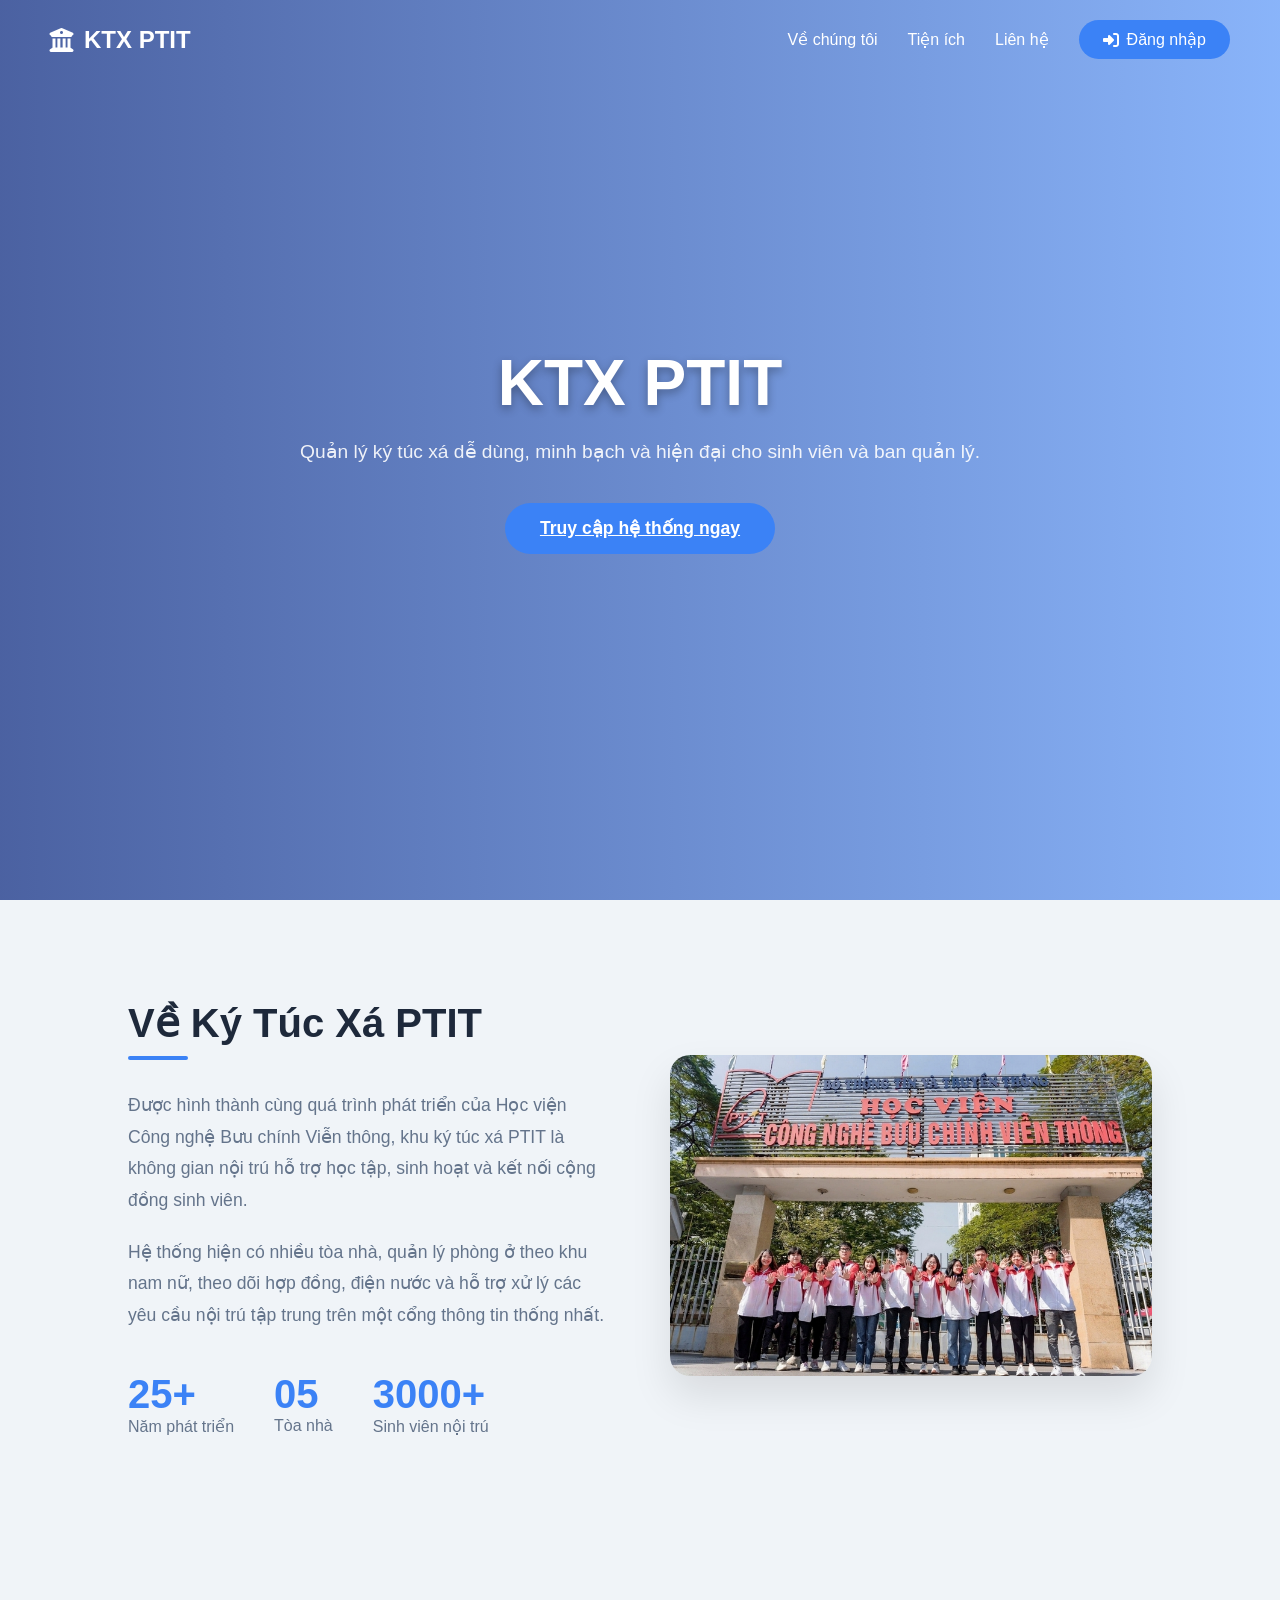
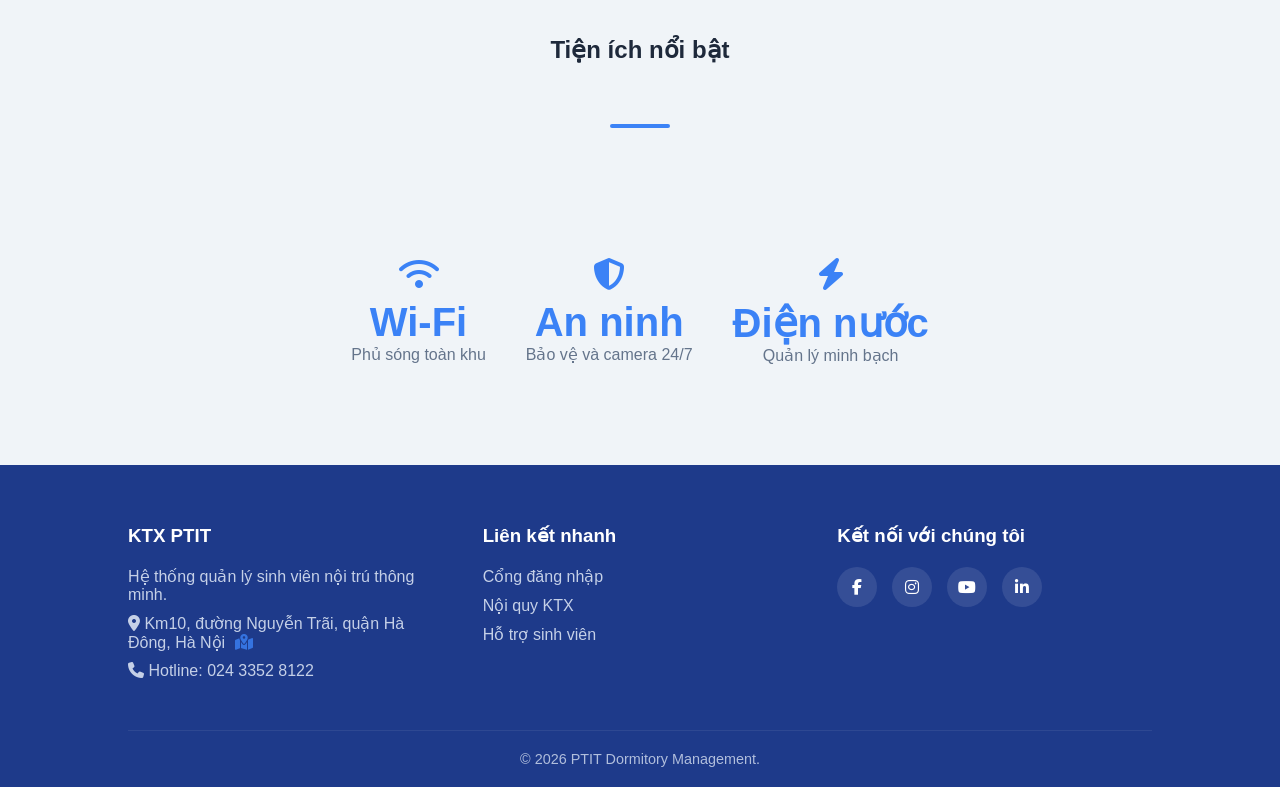
<file: index.html>
<!DOCTYPE html>
<html lang="vi">
<head>
    <meta charset="UTF-8">
    <meta name="viewport" content="width=device-width, initial-scale=1.0">
    <title>KTX PTIT - Trang chủ</title>
    <link rel="stylesheet" href="css/style.css">
    <link rel="stylesheet" href="https://cdnjs.cloudflare.com/ajax/libs/font-awesome/6.4.0/css/all.min.css">
</head>
<body class="landing-page">
    <nav class="landing-navbar">
        <div class="nav-brand">
            <i class="fa-solid fa-building-columns"></i>
            <span>KTX PTIT</span>
        </div>
        <div class="nav-links">
            <a href="#about">Về chúng tôi</a>
            <a href="#features">Tiện ích</a>
            <a href="#contact">Liên hệ</a>
            <a href="login.html" class="btn btn-primary login-btn">
                <i class="fa-solid fa-right-to-bracket"></i> Đăng nhập
            </a>
        </div>
    </nav>

    <section class="hero-section">
        <div class="hero-overlay"></div>
        <div class="hero-content">
            <h1>KTX PTIT</h1>
            <p>Quản lý ký túc xá dễ dùng, minh bạch và hiện đại cho sinh viên và ban quản lý.</p>
            <a href="login.html" class="btn btn-primary hero-btn">Truy cập hệ thống ngay</a>
        </div>
    </section>

    <section id="about" class="info-section">
        <div class="info-container">
            <div class="info-text">
                <h2>Về Ký Túc Xá PTIT</h2>
                <div class="divider"></div>
                <p>Được hình thành cùng quá trình phát triển của Học viện Công nghệ Bưu chính Viễn thông, khu ký túc xá PTIT là không gian nội trú hỗ trợ học tập, sinh hoạt và kết nối cộng đồng sinh viên.</p>
                <p>Hệ thống hiện có nhiều tòa nhà, quản lý phòng ở theo khu nam nữ, theo dõi hợp đồng, điện nước và hỗ trợ xử lý các yêu cầu nội trú tập trung trên một cổng thông tin thống nhất.</p>

                <div class="stats-row">
                    <div class="stat-item">
                        <h3>25+</h3>
                        <span>Năm phát triển</span>
                    </div>
                    <div class="stat-item">
                        <h3>05</h3>
                        <span>Tòa nhà</span>
                    </div>
                    <div class="stat-item">
                        <h3>3000+</h3>
                        <span>Sinh viên nội trú</span>
                    </div>
                </div>
            </div>
            <div class="info-image">
                <img src="images/anh_trg.jpg" alt="KTX PTIT Campus">
            </div>
        </div>
    </section>

    <section id="features" class="info-section">
        <div class="info-container" style="flex-direction: column; text-align: center;">
            <h2>Tiện ích nổi bật</h2>
            <div class="divider" style="margin: 0 auto 30px;"></div>
            <div class="stats-row" style="justify-content: center;">
                <div class="stat-item">
                    <i class="fa-solid fa-wifi" style="font-size: 2rem; color: #3b82f6; margin-bottom: 10px;"></i>
                    <h3>Wi-Fi</h3>
                    <span>Phủ sóng toàn khu</span>
                </div>
                <div class="stat-item">
                    <i class="fa-solid fa-shield-halved" style="font-size: 2rem; color: #3b82f6; margin-bottom: 10px;"></i>
                    <h3>An ninh</h3>
                    <span>Bảo vệ và camera 24/7</span>
                </div>
                <div class="stat-item">
                    <i class="fa-solid fa-bolt" style="font-size: 2rem; color: #3b82f6; margin-bottom: 10px;"></i>
                    <h3>Điện nước</h3>
                    <span>Quản lý minh bạch</span>
                </div>
            </div>
        </div>
    </section>

    <footer id="contact" class="landing-footer">
        <div class="footer-container">
            <div class="footer-col">
                <h3>KTX PTIT</h3>
                <p>Hệ thống quản lý sinh viên nội trú thông minh.</p>
                <p>
                    <i class="fa-solid fa-location-dot"></i>
                    Km10, đường Nguyễn Trãi, quận Hà Đông, Hà Nội
                    <a href="https://maps.app.goo.gl/tV59wyJ5Yoh5hp9i8" target="_blank" style="margin-left: 5px; color: #3b82f6;">
                        <i class="fa-solid fa-map-location-dot"></i>
                    </a>
                </p>
                <p><i class="fa-solid fa-phone"></i> Hotline: 024 3352 8122</p>
            </div>
            <div class="footer-col">
                <h3>Liên kết nhanh</h3>
                <ul>
                    <li><a href="login.html">Cổng đăng nhập</a></li>
                    <li><a href="#">Nội quy KTX</a></li>
                    <li><a href="#">Hỗ trợ sinh viên</a></li>
                </ul>
            </div>
            <div class="footer-col">
                <h3>Kết nối với chúng tôi</h3>
                <div class="footer-social">
                    <a href="https://www.facebook.com/HocvienPTIT?locale=vi_VN" target="_blank"><i class="fa-brands fa-facebook-f"></i></a>
                    <a href="https://www.instagram.com/machnhaaa/" target="_blank"><i class="fa-brands fa-instagram"></i></a>
                    <a href="https://youtube.com" target="_blank"><i class="fa-brands fa-youtube"></i></a>
                    <a href="https://linkedin.com" target="_blank"><i class="fa-brands fa-linkedin-in"></i></a>
                </div>
            </div>
        </div>
        <div class="footer-bottom">
            <p>© 2026 PTIT Dormitory Management.</p>
        </div>
    </footer>

    <script>
        window.addEventListener("scroll", function() {
            const navbar = document.querySelector(".landing-navbar");
            if (window.scrollY > 50) {
                navbar.classList.add("scrolled");
            } else {
                navbar.classList.remove("scrolled");
            }
        });
    </script>
</body>
</html>
</file>
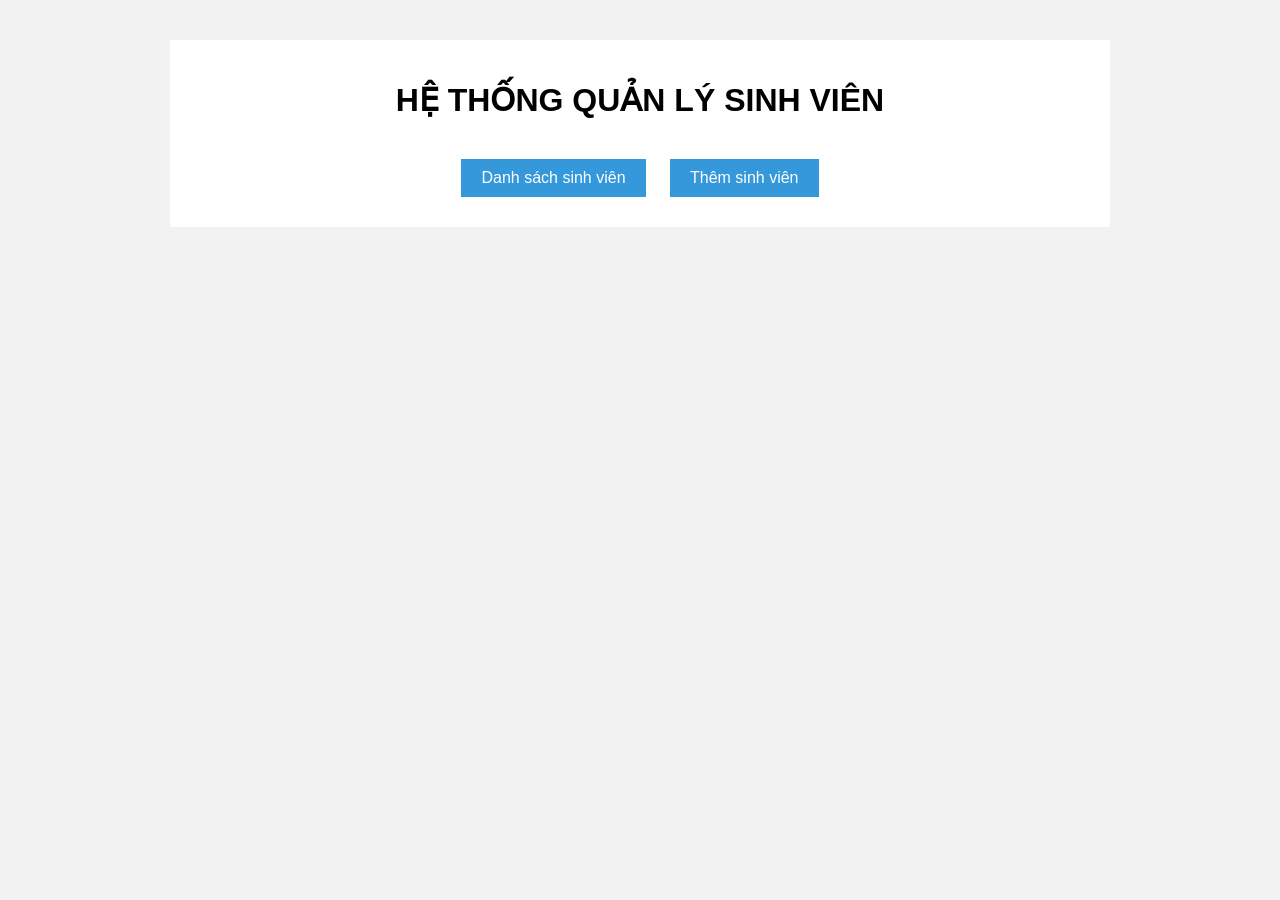
<file: web/index.html>
<!DOCTYPE html>
<html lang="vi">

<head>
<meta charset="UTF-8">
<title>Student Management</title>

<link rel="stylesheet" href="css/style.css">

</head>

<body>

<div class="container">

<h1>HỆ THỐNG QUẢN LÝ SINH VIÊN</h1>

<div class="menu">
<a href="pages/students.html">Danh sách sinh viên</a>
<a href="pages/addStudent.html">Thêm sinh viên</a>
</div>

</div>

<script src="js/script.js"></script>

</body>
</html>
</file>
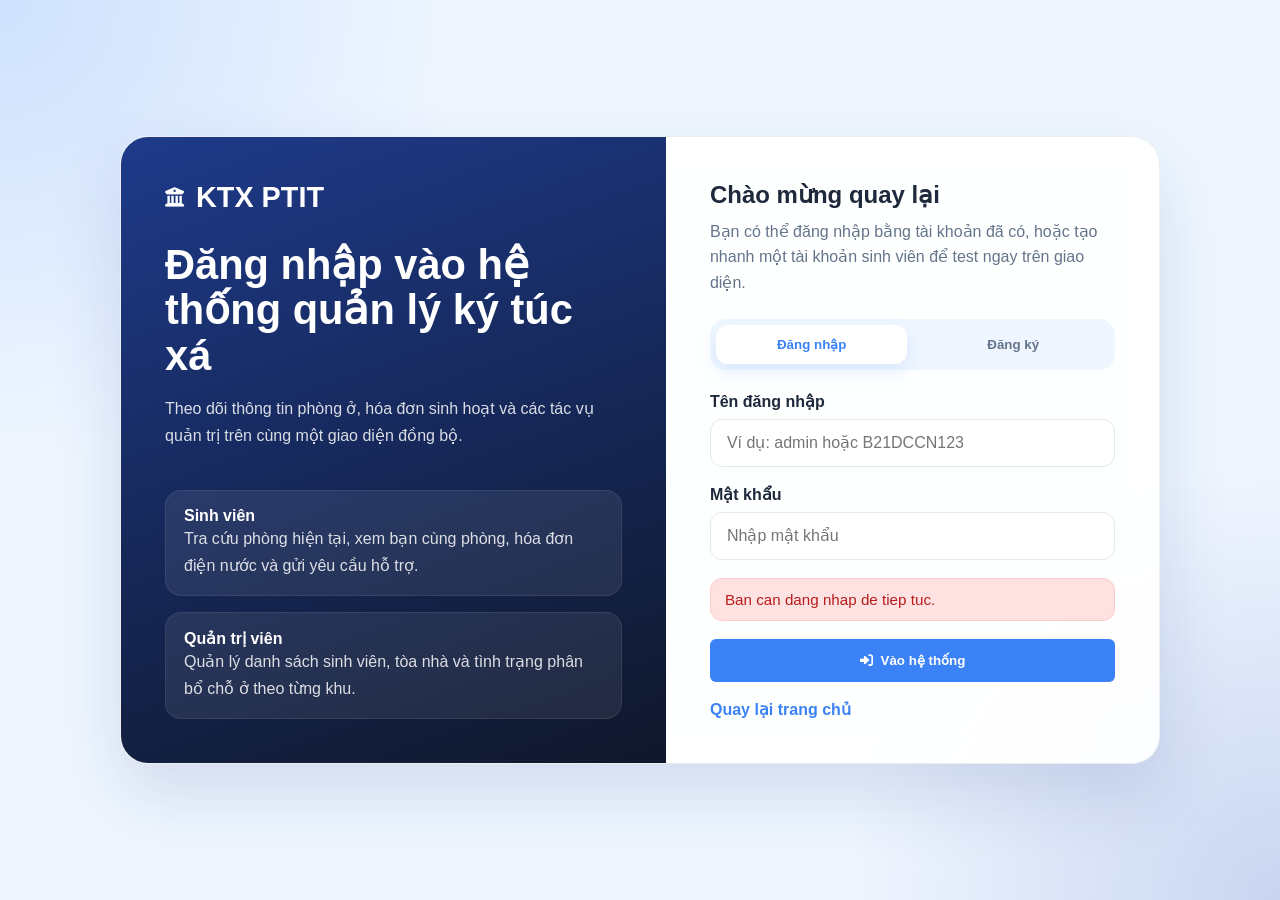
<file: admin.html>
<!DOCTYPE html>
<html lang="vi">
<head>
    <meta charset="UTF-8">
    <meta name="viewport" content="width=device-width, initial-scale=1.0">
    <meta http-equiv="Cache-Control" content="no-store, no-cache, must-revalidate, max-age=0">
    <meta http-equiv="Pragma" content="no-cache">
    <meta http-equiv="Expires" content="0">
    <title>KTX Admin Dashboard</title>
    <link rel="stylesheet" href="css/style.css">
    <link rel="stylesheet" href="https://cdnjs.cloudflare.com/ajax/libs/font-awesome/6.4.0/css/all.min.css">
</head>
<body>
    <div class="app-container">
        <aside class="sidebar">
            <div class="sidebar-brand">
                <i class="fa-solid fa-building-columns"></i>
                <h2>KTX Admin</h2>
            </div>
            <ul class="sidebar-nav">
                <li onclick="showSection('building-section')">
                    <i class="fa-solid fa-hotel"></i>
                    <span>Quản lý tòa nhà</span>
                </li>
                <li class="active" onclick="showSection('list-section')">
                    <i class="fa-solid fa-users"></i>
                    <span>Quản lý sinh viên</span>
                </li>
                <li onclick="showSection('repair-admin-section')">
                    <i class="fa-solid fa-screwdriver-wrench"></i>
                    <span>Yêu cầu sửa chữa</span>
                </li>
            </ul>
            <ul class="sidebar-nav logout-menu">
                <li onclick="logout()">
                    <i class="fa-solid fa-arrow-right-from-bracket"></i>
                    <span>Đăng xuất</span>
                </li>
            </ul>
        </aside>

        <div class="main-wrapper">
            <header class="topbar">
                <div class="topbar-left">
                    <div class="search-box">
                        <i class="fa-solid fa-magnifying-glass"></i>
                        <input type="text" id="search-input" placeholder="Tìm kiếm sinh viên..." onkeyup="searchStudent()">
                    </div>
                </div>
                <div class="topbar-right">
                    <div class="user-profile">
                        <img src="https://ui-avatars.com/api/?name=Admin&background=ebf4ff&color=3b82f6" alt="Admin">
                        <span>Admin</span>
                    </div>
                </div>
            </header>

            <main class="content">
                <div class="dashboard-stats" style="display: flex; gap: 20px; flex-wrap: wrap;">
                    <div class="stat-card">
                        <div class="stat-info">
                            <h3>Tổng sinh viên</h3>
                            <p id="total-students">0</p>
                        </div>
                        <div class="stat-icon"><i class="fa-solid fa-user-graduate"></i></div>
                    </div>
                    <div class="stat-card">
                        <div class="stat-info">
                            <h3>Chờ tiếp nhận</h3>
                            <p id="repair-pending-count">0</p>
                        </div>
                        <div class="stat-icon"><i class="fa-solid fa-inbox"></i></div>
                    </div>
                    <div class="stat-card">
                        <div class="stat-info">
                            <h3>Đang xử lý</h3>
                            <p id="repair-progress-count">0</p>
                        </div>
                        <div class="stat-icon"><i class="fa-solid fa-spinner"></i></div>
                    </div>
                    <div class="stat-card">
                        <div class="stat-info">
                            <h3>Đã hoàn thành</h3>
                            <p id="repair-completed-count">0</p>
                        </div>
                        <div class="stat-icon"><i class="fa-solid fa-circle-check"></i></div>
                    </div>
                </div>

                <div id="building-section" class="content-section" style="display: none;">
                    <div class="section-header">
                        <h2>Danh sách tòa nhà ký túc xá</h2>
                    </div>

                    <div class="zone-container">
                        <h3><i class="fa-solid fa-mars" style="color: #3b82f6;"></i> Khu Nam</h3>
                        <div class="building-grid">
                            <div class="building-card">
                                <img src="images/b1.jpg" alt="Tòa B1">
                                <div class="building-info">
                                    <h4>Tòa B1</h4>
                                    <p><i class="fa-solid fa-layer-group"></i> Số tầng: 4</p>
                                    <p><i class="fa-solid fa-door-open"></i> Số phòng: 20</p>
                                    <button class="btn btn-primary" onclick="manageRooms('B1')">Quản lý phòng</button>
                                </div>
                            </div>
                            <div class="building-card">
                                <img src="images/b2.jpg" alt="Tòa B2">
                                <div class="building-info">
                                    <h4>Tòa B2</h4>
                                    <p><i class="fa-solid fa-layer-group"></i> Số tầng: 5</p>
                                    <p><i class="fa-solid fa-door-open"></i> Số phòng: 25</p>
                                    <button class="btn btn-primary" onclick="manageRooms('B2')">Quản lý phòng</button>
                                </div>
                            </div>
                        </div>
                    </div>

                    <div class="zone-container">
                        <h3><i class="fa-solid fa-venus" style="color: #ec4899;"></i> Khu Nữ</h3>
                        <div class="building-grid">
                            <div class="building-card">
                                <img src="images/b3.jpg" alt="Tòa B3">
                                <div class="building-info">
                                    <h4>Tòa B3</h4>
                                    <p><i class="fa-solid fa-layer-group"></i> Số tầng: 8</p>
                                    <p><i class="fa-solid fa-door-open"></i> Số phòng: 40</p>
                                    <button class="btn btn-primary" onclick="manageRooms('B3')">Quản lý phòng</button>
                                </div>
                            </div>
                            <div class="building-card">
                                <img src="images/b4.jpg" alt="Tòa B4">
                                <div class="building-info">
                                    <h4>Tòa B4</h4>
                                    <p><i class="fa-solid fa-layer-group"></i> Số tầng: 5</p>
                                    <p><i class="fa-solid fa-door-open"></i> Số phòng: 25</p>
                                    <button class="btn btn-primary" onclick="manageRooms('B4')">Quản lý phòng</button>
                                </div>
                            </div>
                            <div class="building-card">
                                <img src="images/b5.jpg" alt="Tòa B5">
                                <div class="building-info">
                                    <h4>Tòa B5</h4>
                                    <p><i class="fa-solid fa-layer-group"></i> Số tầng: 4</p>
                                    <p><i class="fa-solid fa-door-open"></i> Số phòng: 20</p>
                                    <button class="btn btn-primary" onclick="manageRooms('B5')">Quản lý phòng</button>
                                </div>
                            </div>
                        </div>
                    </div>
                </div>

                <div id="room-section" class="content-section" style="display: none;">
                    <div class="dashboard-stats" style="margin-bottom: 20px;">
                        <div class="stat-card" style="width: 300px;">
                            <div class="stat-info">
                                <h3>Tổng sinh viên tòa <span id="stat-building-name" style="color: var(--primary-color);">...</span></h3>
                                <p id="total-students-building" style="font-size: 2rem; color: #3b82f6; font-weight: bold;">0</p>
                            </div>
                            <div class="stat-icon" style="background-color: #e0f2fe; color: #0284c7;"><i class="fa-solid fa-user-graduate"></i></div>
                        </div>
                    </div>

                    <div class="section-header">
                        <h2>Danh sách phòng - Tòa <span id="current-building-name" style="color: var(--primary-color);">...</span></h2>
                        <div>
                            <button class="btn btn-secondary" onclick="showSection('building-section')" style="margin-right: 10px;">
                                <i class="fa-solid fa-arrow-left"></i> Quay lại
                            </button>
                        </div>
                    </div>

                    <div class="table-container">
                        <table>
                            <thead>
                                <tr>
                                    <th>Mã phòng</th>
                                    <th>Loại phòng</th>
                                    <th>Sức chứa</th>
                                    <th>Đang ở</th>
                                    <th>Trạng thái</th>
                                    <th>Thao tác</th>
                                </tr>
                            </thead>
                            <tbody id="room-table-body"></tbody>
                        </table>
                    </div>
                </div>

                <div id="list-section" class="content-section">
                    <div class="section-header">
                        <h2>Danh sách sinh viên</h2>
                        <div style="display: flex; gap: 15px; flex-wrap: wrap;">
                            <select id="filter-toa" class="btn btn-secondary" onchange="fetchStudents()" style="background: white; border: 1px solid var(--border-color); outline: none;">
                                <option value="">-- Tất cả tòa nhà --</option>
                                <option value="B1">Tòa B1 (Nam)</option>
                                <option value="B2">Tòa B2 (Nam)</option>
                                <option value="B3">Tòa B3 (Nữ)</option>
                                <option value="B4">Tòa B4 (Nữ)</option>
                                <option value="B5">Tòa B5 (Nữ)</option>
                            </select>
                            <button class="btn btn-primary" onclick="showAddForm()">
                                <i class="fa-solid fa-plus"></i> Thêm mới
                            </button>
                        </div>
                    </div>
                    <div class="table-container">
                        <table>
                            <thead>
                                <tr>
                                    <th>MSV</th>
                                    <th>Họ tên</th>
                                    <th>Tòa</th>
                                    <th>Phòng</th>
                                    <th>Giới tính</th>
                                    <th>SĐT</th>
                                    <th>Thao tác</th>
                                </tr>
                            </thead>
                            <tbody id="student-table-body"></tbody>
                        </table>
                    </div>
                </div>

                <div id="repair-admin-section" class="content-section" style="display: none;">
                    <div class="section-header">
                        <h2>Tiếp nhận yêu cầu sửa chữa</h2>
                        <div style="display: flex; gap: 15px; flex-wrap: wrap;">
                            <select id="repair-status-filter" class="btn btn-secondary" onchange="loadAdminRepairs()" style="background: white; border: 1px solid var(--border-color); outline: none;">
                                <option value="">-- Tất cả trạng thái --</option>
                                <option value="Cho tiep nhan">Chờ tiếp nhận</option>
                                <option value="Da tiep nhan">Đã tiếp nhận</option>
                                <option value="Dang xu ly">Đang xử lý</option>
                                <option value="Da hoan thanh">Đã hoàn thành</option>
                            </select>
                            <button class="btn btn-secondary" type="button" onclick="loadAdminRepairs()">
                                <i class="fa-solid fa-rotate"></i> Làm mới
                            </button>
                        </div>
                    </div>
                    <div class="table-container">
                        <table>
                            <thead>
                                <tr>
                                    <th>ID</th>
                                    <th>MSV</th>
                                    <th>Phòng</th>
                                    <th>Hạng mục</th>
                                    <th>Mô tả</th>
                                    <th>Thời gian</th>
                                    <th>Trạng thái</th>
                                    <th>Thao tác</th>
                                </tr>
                            </thead>
                            <tbody id="repair-admin-table-body"></tbody>
                        </table>
                    </div>
                </div>

                <div id="form-section" class="content-section" style="display: none;">
                    <div class="section-header">
                        <h2 id="form-title">Thêm sinh viên mới</h2>
                    </div>
                    <div class="form-container">
                        <form id="main-form">
                            <div class="form-grid">
                                <div class="form-group">
                                    <label>Mã sinh viên</label>
                                    <input type="text" id="msv" required>
                                </div>
                                <div class="form-group">
                                    <label>Họ và tên</label>
                                    <input type="text" id="hoTen" required>
                                </div>
                                <div class="form-group">
                                    <label>Ngày sinh</label>
                                    <input type="date" id="ngaySinh" required>
                                </div>
                                <div class="form-group">
                                    <label>Giới tính</label>
                                    <select id="gioiTinh" required>
                                        <option value="Nam">Nam</option>
                                        <option value="Nữ">Nữ</option>
                                    </select>
                                </div>
                                <div class="form-group">
                                    <label>Số điện thoại</label>
                                    <input type="text" id="sdt" class="form-control" required>
                                </div>
                                <div class="form-group">
                                    <label>Quê quán</label>
                                    <input type="text" id="queQuan" class="form-control" required>
                                </div>
                                <div class="form-group">
                                    <label>Xếp vào phòng</label>
                                    <input type="text" id="idPhong" class="form-control" placeholder="Ví dụ: P101-B4" required>
                                </div>
                            </div>
                            <div class="form-actions">
                                <button type="submit" class="btn btn-primary">Lưu dữ liệu</button>
                                <button type="button" class="btn btn-secondary" onclick="goBack()">Quay lại</button>
                            </div>
                        </form>
                    </div>
                </div>
            </main>
        </div>
    </div>
    <script src="js/main.js"></script>
</body>
</html>
</file>
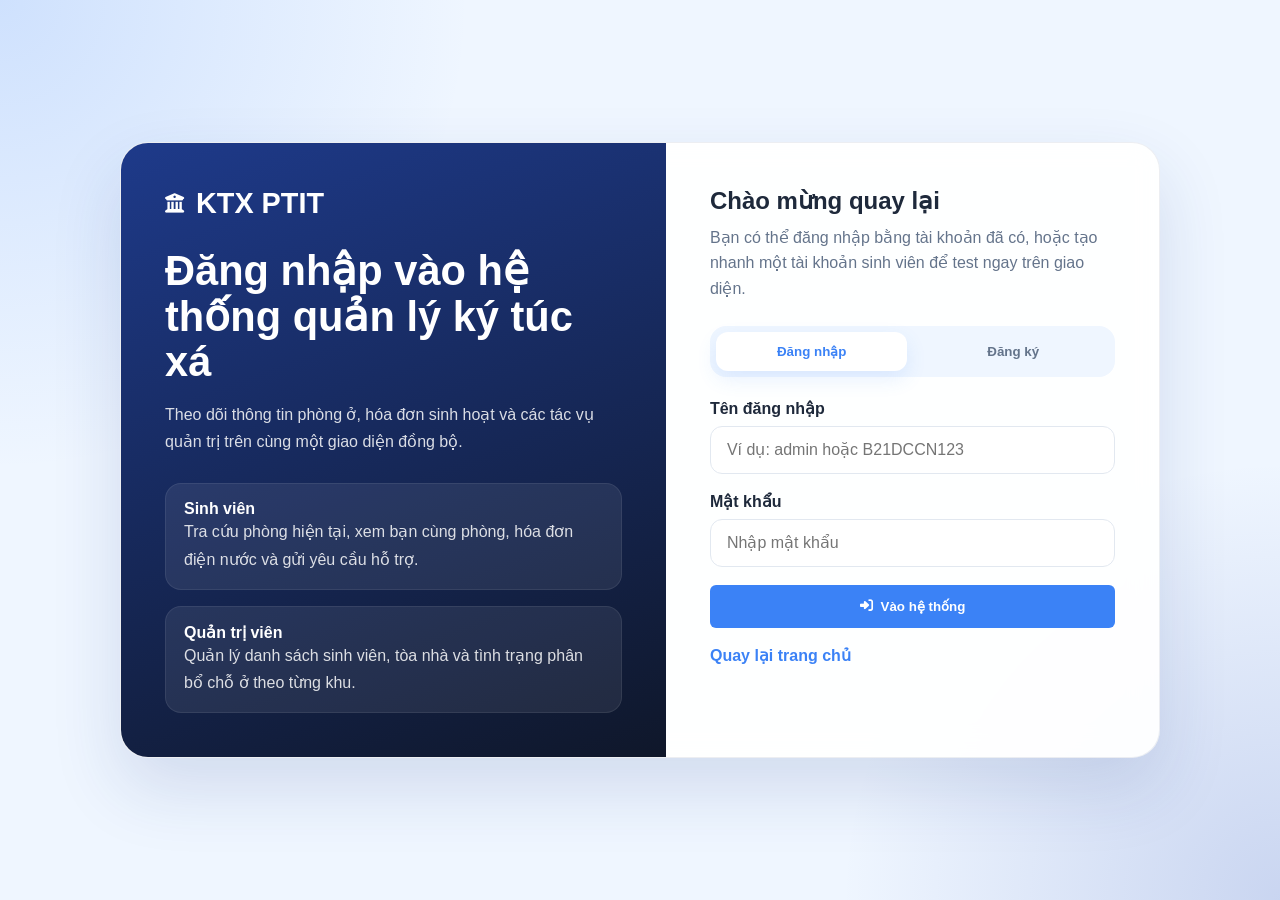
<file: login.html>
<!DOCTYPE html>
<html lang="vi">
<head>
    <meta charset="UTF-8">
    <meta name="viewport" content="width=device-width, initial-scale=1.0">
    <meta http-equiv="Cache-Control" content="no-store, no-cache, must-revalidate, max-age=0">
    <meta http-equiv="Pragma" content="no-cache">
    <meta http-equiv="Expires" content="0">
    <title>Đăng nhập - KTX PTIT</title>
    <link rel="stylesheet" href="css/style.css">
    <link rel="stylesheet" href="https://cdnjs.cloudflare.com/ajax/libs/font-awesome/6.4.0/css/all.min.css">
    <style>
        body {
            min-height: 100vh;
            display: grid;
            place-items: center;
            background:
                radial-gradient(circle at top left, rgba(59, 130, 246, 0.18), transparent 30%),
                radial-gradient(circle at bottom right, rgba(30, 64, 175, 0.18), transparent 28%),
                #eff6ff;
            padding: 24px;
        }

        .login-shell {
            width: min(1040px, 100%);
            display: grid;
            grid-template-columns: 1.05fr 0.95fr;
            background: rgba(255, 255, 255, 0.94);
            border: 1px solid rgba(148, 163, 184, 0.18);
            border-radius: 28px;
            overflow: hidden;
            box-shadow: 0 30px 70px rgba(30, 58, 138, 0.14);
            backdrop-filter: blur(14px);
        }

        .login-intro {
            background: linear-gradient(160deg, #1e3a8a, #0f172a);
            color: white;
            padding: 44px;
            display: flex;
            flex-direction: column;
            justify-content: space-between;
            gap: 28px;
        }

        .login-intro h1 {
            font-size: 2.6rem;
            line-height: 1.1;
            margin-bottom: 16px;
        }

        .login-intro p {
            opacity: 0.84;
            line-height: 1.7;
        }

        .intro-points {
            display: grid;
            gap: 16px;
        }

        .intro-point {
            padding: 16px 18px;
            border-radius: 16px;
            background: rgba(255, 255, 255, 0.08);
            border: 1px solid rgba(255, 255, 255, 0.08);
        }

        .login-panel {
            padding: 44px;
        }

        .login-panel h2 {
            color: var(--text-main);
            margin-bottom: 10px;
        }

        .login-panel p {
            color: var(--text-muted);
            margin-bottom: 24px;
            line-height: 1.6;
        }

        .auth-tabs {
            display: flex;
            gap: 10px;
            margin-bottom: 22px;
            padding: 6px;
            background: #eff6ff;
            border-radius: 16px;
        }

        .auth-tab {
            flex: 1;
            padding: 12px 16px;
            border: 0;
            border-radius: 12px;
            background: transparent;
            color: var(--text-muted);
            font-weight: 700;
            cursor: pointer;
        }

        .auth-tab.active {
            background: white;
            color: var(--primary-color);
            box-shadow: 0 8px 20px rgba(59, 130, 246, 0.12);
        }

        .auth-panel {
            display: none;
        }

        .auth-panel.active {
            display: block;
        }

        .login-form {
            display: grid;
            gap: 18px;
        }

        .login-form label {
            font-weight: 600;
            margin-bottom: 8px;
            display: block;
        }

        .login-form input {
            width: 100%;
            padding: 14px 16px;
            border: 1px solid var(--border-color);
            border-radius: 12px;
            outline: none;
            font-size: 1rem;
        }

        .login-form input:focus {
            border-color: var(--primary-color);
            box-shadow: 0 0 0 4px rgba(59, 130, 246, 0.12);
        }

        .login-error,
        .register-error,
        .register-success {
            display: none;
            padding: 12px 14px;
            border-radius: 12px;
            font-size: 0.95rem;
        }

        .login-error,
        .register-error {
            background: #fee2e2;
            color: #b91c1c;
            border: 1px solid #fecaca;
        }

        .register-success {
            background: #dcfce7;
            color: #166534;
            border: 1px solid #bbf7d0;
        }

        .register-hint {
            font-size: 0.92rem;
            color: var(--text-muted);
            line-height: 1.6;
            padding: 14px 16px;
            border-radius: 12px;
            background: #f8fafc;
            border: 1px solid var(--border-color);
        }

        .login-footer {
            margin-top: 18px;
            color: var(--text-muted);
        }

        .login-footer a {
            color: var(--primary-color);
            text-decoration: none;
            font-weight: 600;
        }

        @media (max-width: 860px) {
            .login-shell {
                grid-template-columns: 1fr;
            }

            .login-intro,
            .login-panel {
                padding: 28px;
            }
        }
    </style>
</head>
<body>
    <div class="login-shell">
        <section class="login-intro">
            <div>
                <div class="sidebar-brand" style="padding: 0; border: 0; margin-bottom: 28px;">
                    <i class="fa-solid fa-building-columns"></i>
                    <h2>KTX PTIT</h2>
                </div>
                <h1>Đăng nhập vào hệ thống quản lý ký túc xá</h1>
                <p>Theo dõi thông tin phòng ở, hóa đơn sinh hoạt và các tác vụ quản trị trên cùng một giao diện đồng bộ.</p>
            </div>

            <div class="intro-points">
                <div class="intro-point">
                    <strong>Sinh viên</strong>
                    <p>Tra cứu phòng hiện tại, xem bạn cùng phòng, hóa đơn điện nước và gửi yêu cầu hỗ trợ.</p>
                </div>
                <div class="intro-point">
                    <strong>Quản trị viên</strong>
                    <p>Quản lý danh sách sinh viên, tòa nhà và tình trạng phân bổ chỗ ở theo từng khu.</p>
                </div>
            </div>
        </section>

        <section class="login-panel">
            <h2>Chào mừng quay lại</h2>
            <p>Bạn có thể đăng nhập bằng tài khoản đã có, hoặc tạo nhanh một tài khoản sinh viên để test ngay trên giao diện.</p>

            <div class="auth-tabs">
                <button type="button" class="auth-tab active" data-auth-tab="login-panel-content">Đăng nhập</button>
                <button type="button" class="auth-tab" data-auth-tab="register-panel-content">Đăng ký</button>
            </div>

            <div id="login-panel-content" class="auth-panel active">
                <form id="login-form" class="login-form">
                    <div>
                        <label for="username">Tên đăng nhập</label>
                        <input type="text" id="username" placeholder="Ví dụ: admin hoặc B21DCCN123" required>
                    </div>
                    <div>
                        <label for="password">Mật khẩu</label>
                        <input type="password" id="password" placeholder="Nhập mật khẩu" required>
                    </div>
                    <div id="login-info" class="register-success"></div>
                    <div id="login-error" class="login-error"></div>
                    <button type="submit" class="btn btn-primary" style="justify-content:center; padding: 14px 20px;">
                        <i class="fa-solid fa-right-to-bracket"></i>
                        <span>Vào hệ thống</span>
                    </button>
                </form>
            </div>

            <div id="register-panel-content" class="auth-panel">
                <form id="register-form" class="login-form">
                    <div class="register-hint">
                        Bạn có thể nhập <strong>MSV hoặc mã bất kỳ</strong> để tạo tài khoản test. Sau khi đăng ký, bạn đăng nhập bằng chính mã đó.
                    </div>
                    <div>
                        <label for="register-msv">MSV</label>
                        <input type="text" id="register-msv" placeholder="Ví dụ: B21DCCN001" required>
                    </div>
                    <div>
                        <label for="register-password">Mật khẩu</label>
                        <input type="password" id="register-password" placeholder="Tối thiểu 6 ký tự" required>
                    </div>
                    <div>
                        <label for="register-confirm-password">Xác nhận mật khẩu</label>
                        <input type="password" id="register-confirm-password" placeholder="Nhập lại mật khẩu" required>
                    </div>
                    <div id="register-error" class="register-error"></div>
                    <div id="register-success" class="register-success"></div>
                    <button type="submit" class="btn btn-primary" style="justify-content:center; padding: 14px 20px;">
                        <i class="fa-solid fa-user-plus"></i>
                        <span>Tạo tài khoản</span>
                    </button>
                </form>
            </div>

            <div class="login-footer">
                <a href="index.html">Quay lại trang chủ</a>
            </div>
        </section>
    </div>

    <script>
        const API_BASE = "/api";
        const loginForm = document.getElementById("login-form");
        const registerForm = document.getElementById("register-form");
        const loginErrorBox = document.getElementById("login-error");
        const loginInfoBox = document.getElementById("login-info");
        const registerErrorBox = document.getElementById("register-error");
        const registerSuccessBox = document.getElementById("register-success");

        document.querySelectorAll("[data-auth-tab]").forEach((tab) => {
            tab.addEventListener("click", () => switchAuthTab(tab.dataset.authTab));
        });

        loginForm.addEventListener("submit", async (event) => {
            event.preventDefault();
            hideBox(loginErrorBox);
            hideBox(loginInfoBox);

            const username = document.getElementById("username").value.trim();
            const password = document.getElementById("password").value;

            try {
                const response = await fetch(`${API_BASE}/auth/login`, {
                    method: "POST",
                    headers: { "Content-Type": "application/json" },
                    body: JSON.stringify({ username, password })
                });

                if (!response.ok) {
                    const message = await response.text();
                    throw new Error(message || "Đăng nhập thất bại.");
                }

                const data = await response.json();
                localStorage.setItem("userSession", JSON.stringify(data));
                sessionStorage.removeItem("authMessage");
                redirectByRole(data);
            } catch (error) {
                showBox(loginErrorBox, error.message || "Không thể kết nối tới backend.");
            }
        });

        registerForm.addEventListener("submit", async (event) => {
            event.preventDefault();
            hideBox(registerErrorBox);
            hideBox(registerSuccessBox);
            hideBox(loginInfoBox);

            const msv = document.getElementById("register-msv").value.trim();
            const password = document.getElementById("register-password").value;
            const confirmPassword = document.getElementById("register-confirm-password").value;

            try {
                const response = await fetch(`${API_BASE}/auth/register`, {
                    method: "POST",
                    headers: { "Content-Type": "application/json" },
                    body: JSON.stringify({ msv, password, confirmPassword })
                });

                const body = await response.json();
                if (!response.ok) {
                    throw new Error(body.message || "Đăng ký thất bại.");
                }

                registerForm.reset();
                document.getElementById("username").value = body.username || msv;
                switchAuthTab("login-panel-content");
                showBox(loginInfoBox, "Đăng ký thành công. Bạn có thể đăng nhập bằng MSV vừa tạo.");
            } catch (error) {
                showBox(registerErrorBox, error.message || "Không thể tạo tài khoản.");
            }
        });

        window.addEventListener("pageshow", () => {
            if (getCurrentSession()) {
                redirectByRole(getCurrentSession());
                return;
            }

            const message = sessionStorage.getItem("authMessage");
            if (message) {
                showBox(loginErrorBox, message);
                sessionStorage.removeItem("authMessage");
            }
        });

        function switchAuthTab(panelId) {
            document.querySelectorAll(".auth-tab").forEach((tab) => {
                tab.classList.toggle("active", tab.dataset.authTab === panelId);
            });
            document.querySelectorAll(".auth-panel").forEach((panel) => {
                panel.classList.toggle("active", panel.id === panelId);
            });
        }

        function redirectByRole(session) {
            if (!session || !session.role) {
                return;
            }
            window.location.replace(session.role === "admin" ? "admin.html" : "student.html");
        }

        function getCurrentSession() {
            try {
                return JSON.parse(localStorage.getItem("userSession"));
            } catch (error) {
                return null;
            }
        }

        function showBox(element, message) {
            element.textContent = message;
            element.style.display = "block";
        }

        function hideBox(element) {
            element.textContent = "";
            element.style.display = "none";
        }
    </script>
</body>
</html>
</file>
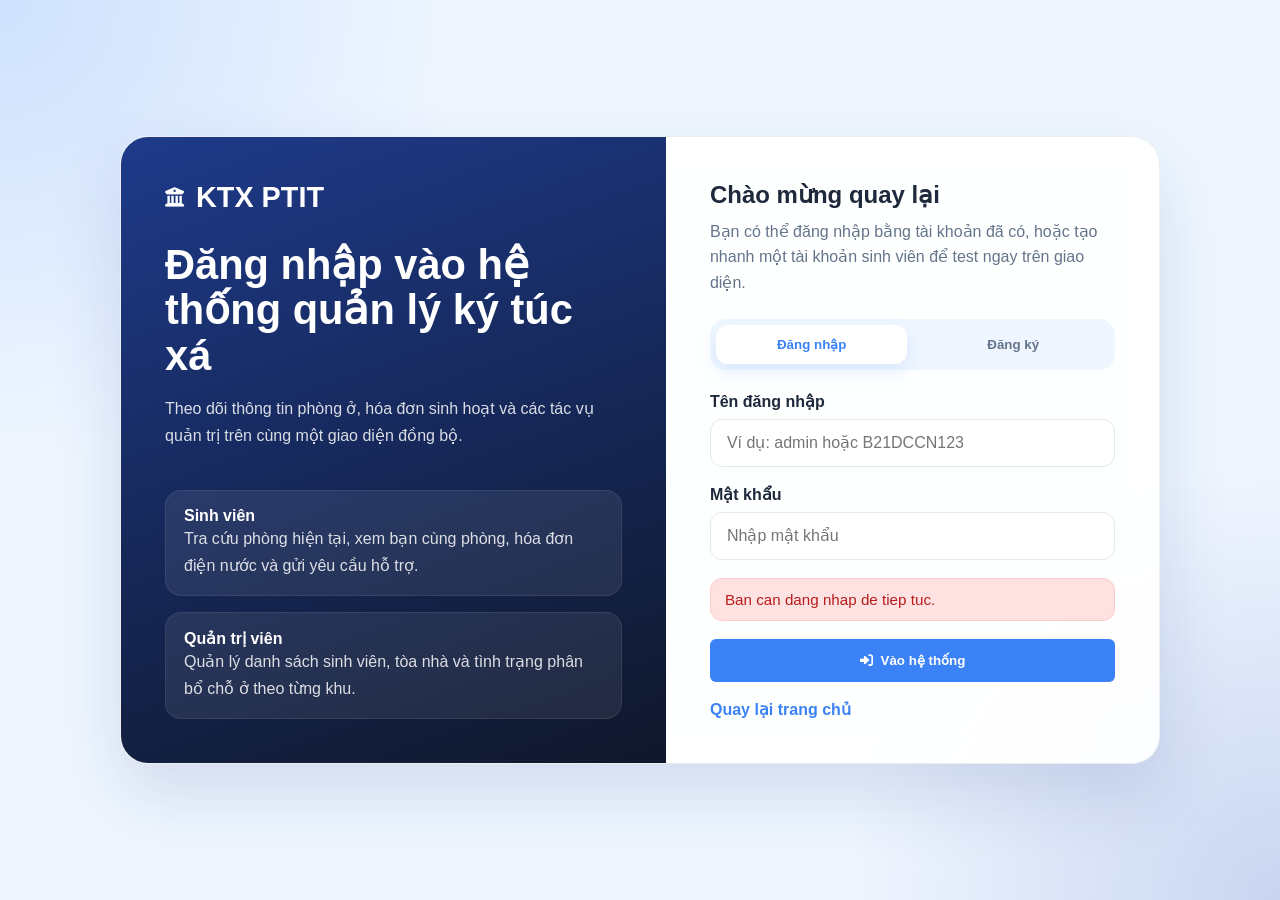
<file: student.html>
<!DOCTYPE html>
<html lang="vi">
<head>
    <meta charset="UTF-8">
    <meta name="viewport" content="width=device-width, initial-scale=1.0">
    <meta http-equiv="Cache-Control" content="no-store, no-cache, must-revalidate, max-age=0">
    <meta http-equiv="Pragma" content="no-cache">
    <meta http-equiv="Expires" content="0">
    <title>Cổng Sinh Viên - KTX PTIT</title>
    <link rel="stylesheet" href="css/style.css">
    <link rel="stylesheet" href="https://cdnjs.cloudflare.com/ajax/libs/font-awesome/6.4.0/css/all.min.css">
</head>
<body>
    <div class="app-container" id="student-portal-root">
        <aside class="sidebar">
            <div class="sidebar-brand">
                <i class="fa-solid fa-graduation-cap"></i>
                <h2>Cổng Sinh Viên</h2>
            </div>

            <ul class="sidebar-nav">
                <li class="active" data-student-section="overview-section">
                    <i class="fa-solid fa-house-user"></i>
                    <span>Tổng quan chỗ ở</span>
                </li>
                <li data-student-section="invoice-section">
                    <i class="fa-solid fa-file-invoice-dollar"></i>
                    <span>Hóa đơn của tôi</span>
                </li>
                <li data-student-section="repair-section">
                    <i class="fa-solid fa-screwdriver-wrench"></i>
                    <span>Yêu cầu sửa chữa</span>
                </li>
            </ul>

            <ul class="sidebar-nav logout-menu">
                <li onclick="logout()">
                    <i class="fa-solid fa-arrow-right-from-bracket"></i>
                    <span>Đăng xuất</span>
                </li>
            </ul>
        </aside>

        <div class="main-wrapper">
            <header class="topbar">
                <div class="topbar-left">
                    <h3 style="color: var(--text-muted); font-weight: 500;">
                        Xin chào, <span id="student-topbar-name">Sinh viên</span>
                        <span id="student-topbar-msv"></span>
                    </h3>
                </div>
                <div class="topbar-right">
                    <div class="user-profile">
                        <img src="https://ui-avatars.com/api/?name=Sinh+Vien&background=ebf4ff&color=3b82f6" alt="Student">
                        <span id="student-avatar-role">Sinh viên</span>
                    </div>
                </div>
            </header>

            <main class="content">
                <div id="student-loading-state" class="empty-state">
                    <div class="empty-state-card">
                        <i class="fa-solid fa-spinner fa-spin"></i>
                        <h3>Đang tải cổng sinh viên</h3>
                        <p>Hệ thống đang lấy thông tin phòng ở, bạn cùng phòng và hóa đơn gần nhất.</p>
                    </div>
                </div>

                <section id="overview-section" class="content-section">
                    <div class="section-header">
                        <h2>Tổng quan chỗ ở hiện tại</h2>
                    </div>

                    <div class="student-grid">
                        <div class="student-room-panel">
                            <div class="panel-header">
                                <h3>Thông tin phòng</h3>
                                <span id="room-card-status" class="status-pill status-success">Đang hiệu lực</span>
                            </div>
                            <div class="panel-body">
                                <div class="hero-room">
                                    <div class="hero-room-card">
                                        <h4>Phòng - Tòa</h4>
                                        <p id="room-card-name">--</p>
                                    </div>
                                    <div class="hero-room-card">
                                        <h4>Loại phòng</h4>
                                        <p id="room-card-type">--</p>
                                    </div>
                                    <div class="hero-room-card">
                                        <h4>Giá thuê</h4>
                                        <p id="room-card-price">--</p>
                                    </div>
                                </div>
                                <div class="hero-room" style="margin-top: 16px;">
                                    <div class="hero-room-card">
                                        <h4>Số người đang ở</h4>
                                        <p id="room-card-occupancy">--</p>
                                    </div>
                                    <div class="hero-room-card">
                                        <h4>Số điện thoại</h4>
                                        <p id="student-phone">--</p>
                                    </div>
                                    <div class="hero-room-card">
                                        <h4>Quê quán</h4>
                                        <p id="student-hometown">--</p>
                                    </div>
                                </div>
                            </div>
                        </div>

                        <div class="student-profile-panel">
                            <div class="panel-header">
                                <h3>Hồ sơ cá nhân</h3>
                            </div>
                            <div class="panel-body">
                                <div class="profile-summary">
                                    <div class="profile-avatar">
                                        <i class="fa-solid fa-user"></i>
                                    </div>
                                    <div>
                                        <h3 id="student-profile-name">Sinh viên</h3>
                                        <p id="student-profile-subtitle">--</p>
                                    </div>
                                </div>

                                <div class="profile-fields">
                                    <div class="profile-field">
                                        <span>Mã sinh viên</span>
                                        <strong id="student-topbar-msv-copy">--</strong>
                                    </div>
                                    <div class="profile-field">
                                        <span>Ngày sinh</span>
                                        <strong id="student-birthday">--</strong>
                                    </div>
                                    <div class="profile-field">
                                        <span>Ghi chú</span>
                                        <strong>Luồng thanh toán và xử lý sửa chữa đang được hoàn thiện dần theo backend hiện có.</strong>
                                    </div>
                                </div>
                            </div>
                        </div>
                    </div>

                    <div class="section-header">
                        <h3><i class="fa-solid fa-users"></i> Danh sách bạn cùng phòng</h3>
                    </div>
                    <div class="table-container">
                        <table>
                            <thead>
                                <tr>
                                    <th>MSV</th>
                                    <th>Họ tên</th>
                                    <th>Vị trí giường</th>
                                    <th>Số điện thoại</th>
                                </tr>
                            </thead>
                            <tbody id="roommates-table-body"></tbody>
                        </table>
                    </div>
                </section>

                <section id="invoice-section" class="content-section" style="display: none;">
                    <div class="section-header">
                        <h2>Hóa đơn điện nước theo phòng</h2>
                    </div>
                    <div class="table-container">
                        <table>
                            <thead>
                                <tr>
                                    <th>Kỳ thu</th>
                                    <th>Điện tiêu thụ</th>
                                    <th>Nước tiêu thụ</th>
                                    <th>Tổng tiền</th>
                                    <th>Trạng thái</th>
                                    <th>Thao tác</th>
                                </tr>
                            </thead>
                            <tbody id="invoice-table-body"></tbody>
                        </table>
                    </div>
                </section>

                <section id="repair-section" class="content-section" style="display: none;">
                    <div class="section-header">
                        <h2>Gửi yêu cầu sửa chữa</h2>
                    </div>

                    <div class="repair-layout">
                        <div class="student-form-panel">
                            <div class="panel-header">
                                <h3>Tạo yêu cầu mới</h3>
                            </div>
                            <div class="panel-body">
                                <form id="repair-form">
                                    <div class="form-group" style="margin-bottom: 18px;">
                                        <label for="repair-category">Hạng mục</label>
                                        <select id="repair-category" name="repair-category" required>
                                            <option value="">Chọn hạng mục</option>
                                            <option value="Điện">Điện</option>
                                            <option value="Nước">Nước</option>
                                            <option value="Cơ sở vật chất">Cơ sở vật chất</option>
                                            <option value="Khác">Khác</option>
                                        </select>
                                    </div>
                                    <div class="form-group" style="margin-bottom: 18px;">
                                        <label for="repair-description">Mô tả chi tiết</label>
                                        <textarea id="repair-description" name="repair-description" rows="6" placeholder="Ví dụ: Bóng đèn giữa phòng bị hỏng từ tối qua..." required></textarea>
                                    </div>
                                    <button type="submit" class="btn btn-primary">
                                        <i class="fa-solid fa-paper-plane"></i>
                                        <span>Gửi yêu cầu</span>
                                    </button>
                                </form>
                            </div>
                        </div>

                        <div class="student-form-panel">
                            <div class="panel-header">
                                <h3>Lịch sử gần đây</h3>
                            </div>
                            <div class="panel-body">
                                <div id="repair-history-list" class="repair-history"></div>
                            </div>
                        </div>
                    </div>
                </section>
            </main>
        </div>
    </div>

    <script src="js/main.js"></script>
</body>
</html>
</file>
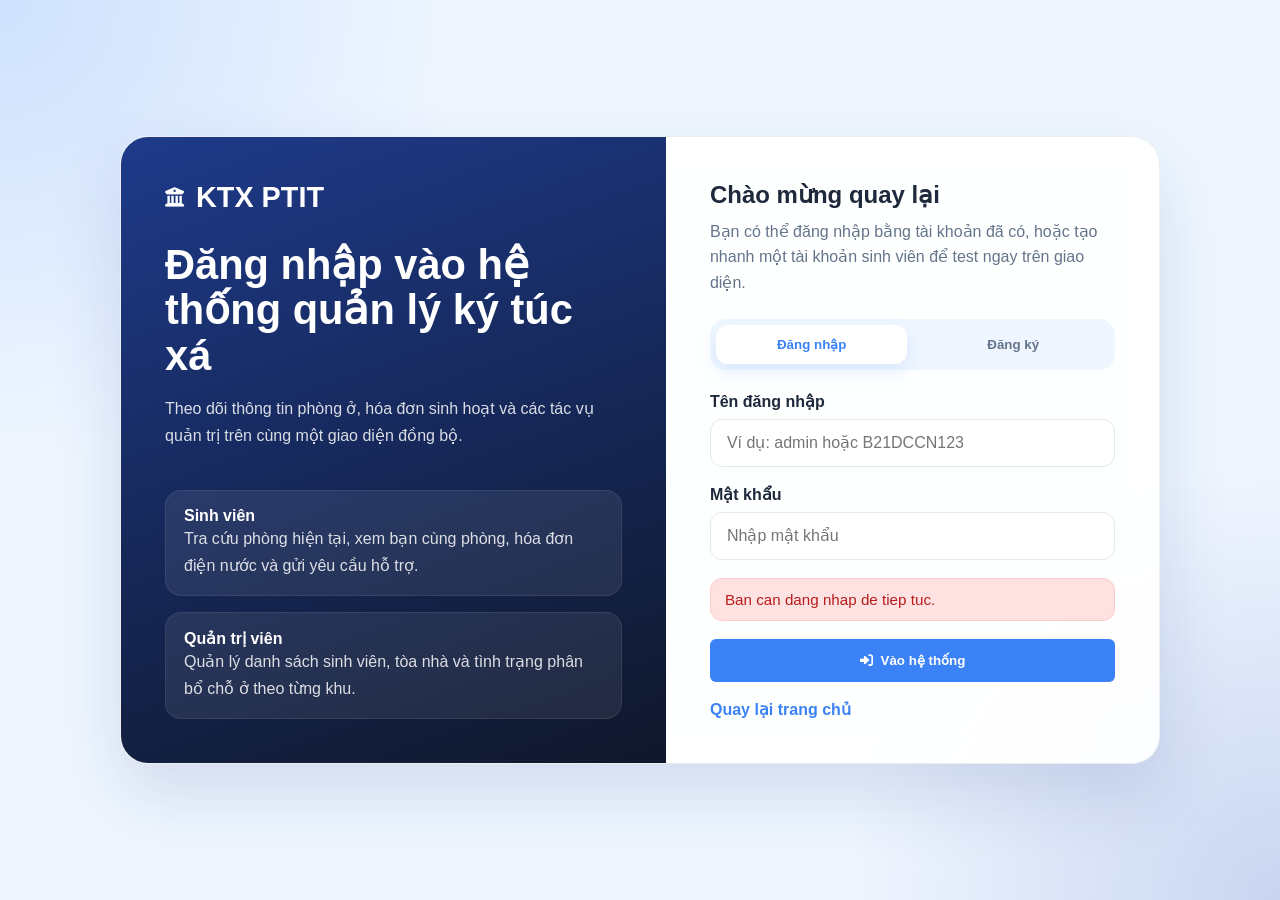
<file: pages/student-dashboard.html>
<!DOCTYPE html>
<html lang="vi">
<head>
    <meta charset="UTF-8">
    <meta http-equiv="refresh" content="0; url=../student.html">
    <title>Đang chuyển hướng...</title>
</head>
<body>
    <script>
        window.location.replace("../student.html");
    </script>
</body>
</html>
</file>
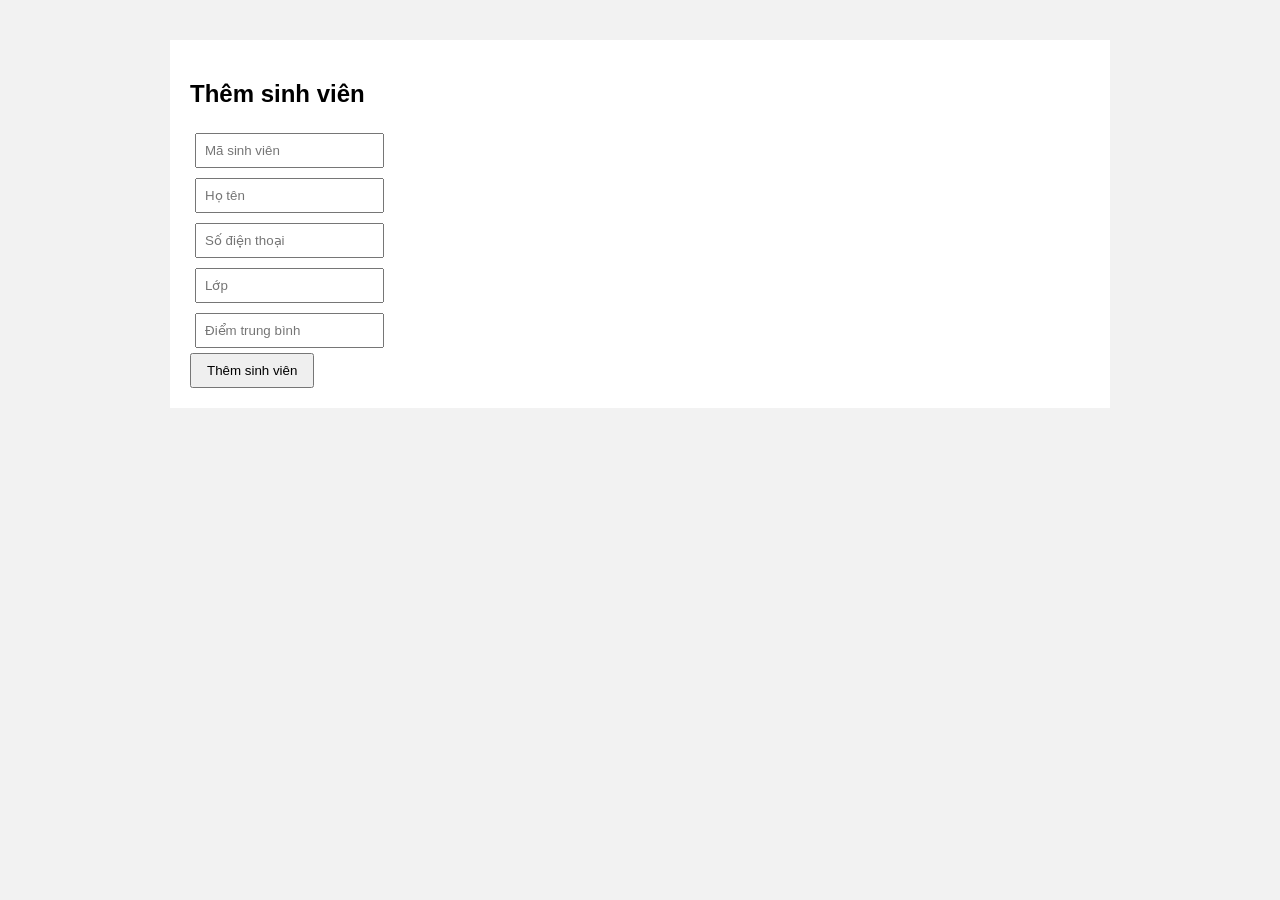
<file: web/pages/addStudent.html>
<!DOCTYPE html>
<html lang="vi">

<head>
<meta charset="UTF-8">
<title>Thêm sinh viên</title>

<link rel="stylesheet" href="../css/style.css">

</head>

<body>

<div class="container">

<h2>Thêm sinh viên</h2>

<form onsubmit="return validateForm()">

<input id="masv" type="text" placeholder="Mã sinh viên"><br>

<input id="name" type="text" placeholder="Họ tên"><br>

<input id="phone" type="text" placeholder="Số điện thoại"><br>

<input id="class" type="text" placeholder="Lớp"><br>

<input id="gpa" type="number" placeholder="Điểm trung bình"><br>

<button type="submit">Thêm sinh viên</button>

</form>

</div>

<script src="../js/script.js"></script>

</body>
</html>
</file>
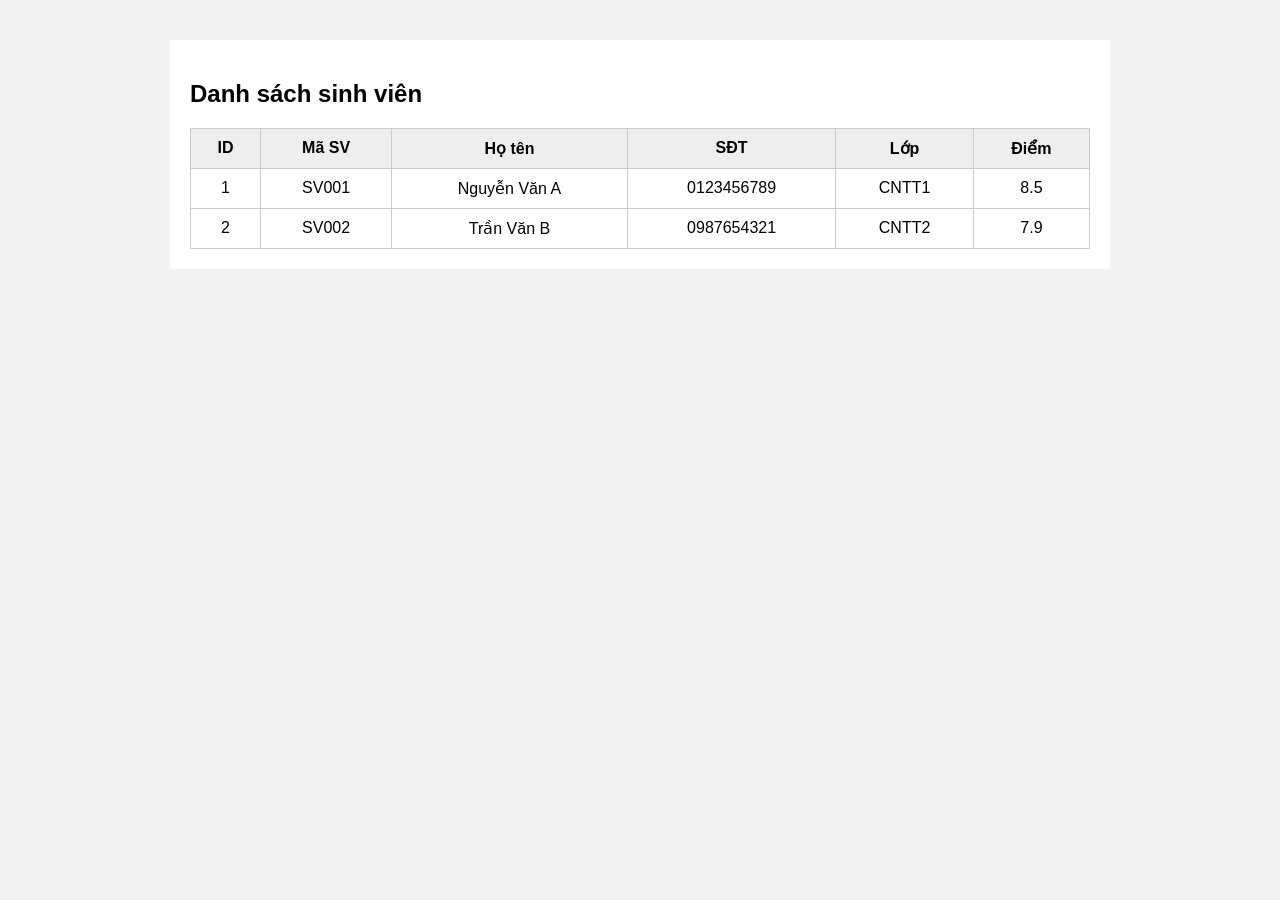
<file: web/pages/student.html>
<!DOCTYPE html>
<html>

<head>

<meta charset="UTF-8">
<title>Danh sách sinh viên</title>

<link rel="stylesheet" href="../css/style.css">

</head>

<body>

<div class="container">

<h2>Danh sách sinh viên</h2>

<table>

<tr>
<th>ID</th>
<th>Mã SV</th>
<th>Họ tên</th>
<th>SĐT</th>
<th>Lớp</th>
<th>Điểm</th>
</tr>

<tr>
<td>1</td>
<td>SV001</td>
<td>Nguyễn Văn A</td>
<td>0123456789</td>
<td>CNTT1</td>
<td>8.5</td>
</tr>

<tr>
<td>2</td>
<td>SV002</td>
<td>Trần Văn B</td>
<td>0987654321</td>
<td>CNTT2</td>
<td>7.9</td>
</tr>

</table>

</div>

</body>
</html>
</file>
<file: css/style.css>
:root {
    --primary-color: #3b82f6;
    --primary-hover: #2563eb;
    --bg-color: #f0f4f8;
    --surface-color: #ffffff;
    --text-main: #1e293b;
    --text-muted: #64748b;
    --sidebar-bg: #1e3a8a;
    --sidebar-text: #eff6ff;
    --border-color: #e2e8f0;
    --danger: #ef4444;
    --danger-hover: #dc2626;
    --warning: #f59e0b;
    --warning-hover: #d97706;
}
html {
    scroll-behavior: smooth;
    scroll-padding-top: 90px; 
}

* { margin: 0; padding: 0; box-sizing: border-box; font-family: 'Segoe UI', sans-serif; }
body { background-color: var(--bg-color); color: var(--text-main); }

.app-container { display: flex; min-height: 100vh; }
.sidebar { width: 260px; background: linear-gradient(180deg, var(--sidebar-bg) 0%, #0f172a 100%); color: var(--sidebar-text); display: flex; flex-direction: column; position: fixed; height: 100vh; z-index: 100; box-shadow: 4px 0 10px rgba(0,0,0,0.1); }
.logout-menu { margin-top: auto; border-top: 1px solid rgba(255,255,255,0.05); padding: 10px 0 20px 0; }
.logout-menu li { color: #f87171; }
.logout-menu li:hover { background-color: rgba(239, 68, 68, 0.1); border-left: 4px solid #ef4444; color: #ef4444; }
.sidebar-brand { padding: 24px; display: flex; align-items: center; gap: 12px; font-size: 1.2rem; border-bottom: 1px solid rgba(255,255,255,0.1); }
.sidebar-nav { list-style: none; padding: 20px 0; }
.sidebar-nav li { padding: 15px 24px; display: flex; align-items: center; gap: 12px; cursor: pointer; transition: all 0.3s; }
.sidebar-nav li:hover, .sidebar-nav li.active { background-color: rgba(255,255,255,0.1); border-left: 4px solid #60a5fa; }
.main-wrapper { flex: 1; margin-left: 260px; display: flex; flex-direction: column; min-height: 100vh; }
.topbar { height: 70px; background-color: var(--surface-color); display: flex; align-items: center; justify-content: space-between; padding: 0 30px; box-shadow: 0 1px 3px rgba(0,0,0,0.05); position: sticky; top: 0; z-index: 90; }
.search-box { display: flex; align-items: center; background-color: var(--bg-color); padding: 8px 16px; border-radius: 20px; width: 300px; }
.search-box i { color: var(--text-muted); margin-right: 10px; }
.search-box input { border: none; background: transparent; outline: none; width: 100%; color: var(--text-main); }
.user-profile { display: flex; align-items: center; gap: 10px; font-weight: 600; }
.user-profile img { width: 40px; height: 40px; border-radius: 50%; }
.content { flex: 1; padding: 30px; }

/* Dashboard & Form Stats */
.dashboard-stats { margin-bottom: 30px; }
.stat-card { background-color: var(--surface-color); padding: 24px; border-radius: 12px; display: flex; align-items: center; justify-content: space-between; box-shadow: 0 2px 4px rgba(0,0,0,0.02); width: 250px; }
.stat-info h3 { font-size: 0.9rem; color: var(--text-muted); margin-bottom: 8px; }
.stat-info p { font-size: 1.8rem; font-weight: bold; color: var(--primary-color); }
.stat-icon { width: 50px; height: 50px; border-radius: 12px; background-color: #eff6ff; color: var(--primary-color); display: flex; align-items: center; justify-content: center; font-size: 1.5rem; }
.section-header { display: flex; justify-content: space-between; align-items: center; margin-bottom: 20px; }
.btn { padding: 10px 20px; border: none; border-radius: 6px; font-weight: 600; cursor: pointer; transition: 0.2s; display: inline-flex; align-items: center; gap: 8px; }
.btn-primary { background-color: var(--primary-color); color: white; }
.btn-primary:hover { background-color: var(--primary-hover); }
.btn-secondary { background-color: #e2e8f0; color: var(--text-main); }
.btn-secondary:hover { background-color: #cbd5e1; }

/* Bảng Dữ Liệu */
.table-container { background-color: var(--surface-color); border-radius: 12px; box-shadow: 0 2px 4px rgba(0,0,0,0.02); overflow: hidden; }
table { width: 100%; border-collapse: collapse; }
th, td { padding: 16px 20px; text-align: left; border-bottom: 1px solid var(--border-color); }
th { background-color: #f8fafc; color: var(--text-muted); font-weight: 600; text-transform: uppercase; font-size: 0.85rem; }
tr:hover { background-color: #f8fafc; }
.action-btn { padding: 6px 12px; border: none; border-radius: 4px; cursor: pointer; font-weight: 600; font-size: 0.85rem; color: white; margin-right: 5px; }
.edit-btn { background-color: var(--warning); }
.edit-btn:hover { background-color: var(--warning-hover); }
.delete-btn { background-color: var(--danger); }
.delete-btn:hover { background-color: var(--danger-hover); }

/* Form Container */
.form-container { background-color: var(--surface-color); padding: 30px; border-radius: 12px; box-shadow: 0 2px 4px rgba(0,0,0,0.02); }
.form-grid { display: grid; grid-template-columns: repeat(2, 1fr); gap: 20px; margin-bottom: 24px; }
.form-group { display: flex; flex-direction: column; gap: 8px; }
.form-group label { font-weight: 600; font-size: 0.9rem; }
.form-group input, .form-group select { padding: 12px; border: 1px solid var(--border-color); border-radius: 6px; outline: none; }
.form-group input:focus, .form-group select:focus { border-color: var(--primary-color); }
.form-actions { display: flex; gap: 12px; }

.landing-page { scroll-behavior: smooth; background-color: var(--surface-color); }
.landing-navbar { position: fixed; top: 0; left: 0; width: 100%; padding: 20px 50px; display: flex; justify-content: space-between; align-items: center; z-index: 1000; transition: all 0.3s ease; background: transparent; }
.landing-navbar.scrolled { background: rgba(255, 255, 255, 0.95); box-shadow: 0 4px 10px rgba(0,0,0,0.1); padding: 15px 50px; backdrop-filter: blur(10px); }
.nav-brand { font-size: 1.5rem; font-weight: bold; color: white; display: flex; align-items: center; gap: 10px; }
.landing-navbar.scrolled .nav-brand { color: var(--primary-color); }
.nav-links { display: flex; align-items: center; gap: 30px; }
.nav-links a { color: white; text-decoration: none; font-weight: 500; transition: 0.2s; }
.landing-navbar.scrolled .nav-links a { color: var(--text-main); }
.landing-navbar.scrolled .nav-links a:hover { color: var(--primary-color); }
.login-btn { padding: 10px 24px; border-radius: 30px; }

/* Hero Section */
.hero-section { position: relative; height: 100vh; background: url('https://images.unsplash.com/photo-1541339907198-e08756dedf3f?ixlib=rb-4.0.3&auto=format&fit=crop&w=1920&q=80') center/cover no-repeat; display: flex; align-items: center; justify-content: center; text-align: center; color: white; }
.hero-overlay { position: absolute; top: 0; left: 0; width: 100%; height: 100%; background: linear-gradient(to right, rgba(30, 58, 138, 0.8), rgba(59, 130, 246, 0.6)); }
.hero-content { position: relative; z-index: 1; max-width: 800px; padding: 0 20px; }
.hero-content h1 { font-size: 4rem; font-weight: 800; margin-bottom: 20px; text-shadow: 0 4px 10px rgba(0,0,0,0.3); }
.hero-content p { font-size: 1.2rem; margin-bottom: 40px; opacity: 0.9; }
.hero-btn { font-size: 1.1rem; padding: 15px 35px; border-radius: 30px; }

/* Info Section */
.info-section { padding: 100px 10%; background-color: var(--bg-color); }
.info-container { display: flex; align-items: center; gap: 60px; }
.info-text { flex: 1; }
.info-image { flex: 1; }
.info-image img { width: 100%; border-radius: 20px; box-shadow: 0 20px 40px rgba(0,0,0,0.1); }
.info-text h2 { font-size: 2.5rem; color: var(--text-main); margin-bottom: 10px; }
.divider { width: 60px; height: 4px; background-color: var(--primary-color); margin-bottom: 30px; border-radius: 2px; }
.info-text p { color: var(--text-muted); font-size: 1.1rem; margin-bottom: 20px; line-height: 1.8; }
.stats-row { display: flex; gap: 40px; margin-top: 40px; }
.stat-item h3 { font-size: 2.5rem; color: var(--primary-color); }
.stat-item span { color: var(--text-muted); font-weight: 500; }

/* Footer */
.landing-footer { background-color: var(--sidebar-bg); color: var(--sidebar-text); padding: 60px 10% 20px; }
.footer-container { display: flex; justify-content: space-between; flex-wrap: wrap; gap: 40px; margin-bottom: 40px; }
.footer-col { flex: 1; min-width: 250px; }
.footer-col h3 { margin-bottom: 20px; color: white; }
.footer-col p { margin-bottom: 10px; opacity: 0.8; }
.footer-col ul { list-style: none; }
.footer-col ul li { margin-bottom: 10px; }
.footer-col ul li a { color: var(--sidebar-text); text-decoration: none; opacity: 0.8; transition: 0.2s; }
.footer-col ul li a:hover { color: var(--primary-color); opacity: 1; padding-left: 5px; }
.footer-social { display: flex; gap: 15px; }
.footer-social a { display: flex; align-items: center; justify-content: center; width: 40px; height: 40px; background-color: rgba(255,255,255,0.1); color: white; border-radius: 50%; text-decoration: none; transition: 0.3s; }
.footer-social a:hover { background-color: var(--primary-color); transform: translateY(-3px); }
.footer-bottom { text-align: center; padding-top: 20px; border-top: 1px solid rgba(255,255,255,0.1); opacity: 0.7; font-size: 0.9rem; }

.zone-container { margin-bottom: 40px; }
.zone-container h3 { 
    margin-bottom: 20px; 
    color: var(--text-main); 
    border-bottom: 2px solid var(--border-color); 
    padding-bottom: 10px; 
}
.building-grid { 
    display: grid; 
    grid-template-columns: repeat(auto-fill, minmax(280px, 1fr)); 
    gap: 25px; 
}
.building-card { 
    background: var(--surface-color); 
    border-radius: 12px; 
    overflow: hidden; 
    box-shadow: 0 4px 6px rgba(0,0,0,0.05); 
    transition: transform 0.3s ease, box-shadow 0.3s ease; 
    border: 1px solid var(--border-color); 
}
.building-card:hover { 
    transform: translateY(-5px); 
    box-shadow: 0 10px 20px rgba(0,0,0,0.1); 
}
.building-card img { 
    width: 100%; 
    height: 180px; 
    object-fit: cover; 
    border-bottom: 1px solid var(--border-color); 
}
.building-info { padding: 20px; }
.building-info h4 { font-size: 1.3rem; margin-bottom: 10px; color: var(--text-main); }
.building-info p { color: var(--text-muted); margin-bottom: 8px; font-size: 0.95rem; }
.building-info p i { width: 20px; }
.building-info .btn { width: 100%; margin-top: 15px; justify-content: center; }
.student-grid {
    display: grid;
    grid-template-columns: 1.4fr 1fr;
    gap: 24px;
    margin-bottom: 24px;
}

.student-room-panel,
.student-profile-panel,
.student-form-panel {
    background: var(--surface-color);
    border-radius: 16px;
    box-shadow: 0 10px 30px rgba(15, 23, 42, 0.06);
    border: 1px solid rgba(148, 163, 184, 0.18);
    overflow: hidden;
}

.panel-header {
    padding: 20px 24px 12px;
    display: flex;
    justify-content: space-between;
    align-items: center;
}

.panel-header h3 {
    font-size: 1.05rem;
}

.panel-body {
    padding: 0 24px 24px;
}

.hero-room {
    display: grid;
    grid-template-columns: repeat(3, minmax(0, 1fr));
    gap: 16px;
}

.hero-room-card {
    background: linear-gradient(145deg, #eff6ff, #ffffff);
    border: 1px solid #dbeafe;
    border-radius: 14px;
    padding: 18px;
}

.hero-room-card h4 {
    font-size: 0.92rem;
    color: var(--text-muted);
    margin-bottom: 8px;
}

.hero-room-card p {
    font-size: 1.2rem;
    font-weight: 700;
}

.profile-summary {
    display: flex;
    align-items: center;
    gap: 16px;
    margin-bottom: 18px;
}

.profile-avatar {
    width: 64px;
    height: 64px;
    border-radius: 20px;
    display: flex;
    align-items: center;
    justify-content: center;
    background: linear-gradient(135deg, #dbeafe, #bfdbfe);
    color: var(--primary-color);
    font-size: 1.8rem;
}

.profile-summary p {
    color: var(--text-muted);
    margin-top: 4px;
}

.profile-fields {
    display: grid;
    gap: 14px;
}

.profile-field {
    padding: 14px 16px;
    background: #f8fafc;
    border-radius: 12px;
    border: 1px solid var(--border-color);
}

.profile-field span {
    display: block;
    font-size: 0.82rem;
    color: var(--text-muted);
    margin-bottom: 6px;
}

.profile-field strong {
    font-size: 0.98rem;
}

.status-pill {
    display: inline-flex;
    align-items: center;
    border-radius: 999px;
    padding: 6px 12px;
    font-size: 0.8rem;
    font-weight: 700;
}

.status-success {
    background: #dcfce7;
    color: #166534;
}

.status-danger {
    background: #fee2e2;
    color: #b91c1c;
}

.status-warning {
    background: #fef3c7;
    color: #b45309;
}

.empty-state {
    min-height: 240px;
    display: flex;
    align-items: center;
    justify-content: center;
}

.empty-state-card {
    text-align: center;
    background: var(--surface-color);
    border: 1px solid var(--border-color);
    border-radius: 18px;
    padding: 32px;
    width: min(460px, 100%);
    box-shadow: 0 10px 30px rgba(15, 23, 42, 0.08);
}

.empty-state-card i {
    font-size: 2rem;
    color: var(--primary-color);
    margin-bottom: 12px;
}

.empty-state-card h3 {
    margin-bottom: 10px;
}

.empty-state-card p {
    color: var(--text-muted);
    line-height: 1.6;
}

.repair-layout {
    display: grid;
    grid-template-columns: 1fr 1fr;
    gap: 24px;
}

.repair-history {
    display: grid;
    gap: 12px;
}

.repair-history-item {
    display: flex;
    justify-content: space-between;
    gap: 16px;
    padding: 16px;
    border: 1px solid var(--border-color);
    border-radius: 12px;
    background: #f8fafc;
}

.repair-history-item p {
    color: var(--text-muted);
    margin-top: 6px;
    line-height: 1.5;
}

.repair-meta {
    display: flex;
    flex-direction: column;
    align-items: flex-end;
    gap: 10px;
    color: var(--text-muted);
    font-size: 0.85rem;
}

.empty-note {
    padding: 18px;
    border: 1px dashed #cbd5e1;
    border-radius: 12px;
    color: var(--text-muted);
    background: #f8fafc;
}

.btn-small {
    padding: 8px 14px;
    font-size: 0.85rem;
}

textarea.form-control,
.form-group textarea {
    padding: 12px;
    border: 1px solid var(--border-color);
    border-radius: 6px;
    outline: none;
    width: 100%;
    resize: vertical;
    font-family: inherit;
}

textarea.form-control:focus,
.form-group textarea:focus {
    border-color: var(--primary-color);
}

@media (max-width: 1100px) {
    .student-grid,
    .repair-layout,
    .info-container {
        grid-template-columns: 1fr;
        display: grid;
    }

    .hero-room {
        grid-template-columns: 1fr;
    }
}

@media (max-width: 900px) {
    .sidebar {
        position: static;
        width: 100%;
        height: auto;
    }

    .app-container {
        flex-direction: column;
    }

    .main-wrapper {
        margin-left: 0;
    }

    .topbar {
        padding: 16px 20px;
        height: auto;
        gap: 16px;
        flex-direction: column;
        align-items: flex-start;
    }

    .content {
        padding: 20px;
    }

    .form-grid {
        grid-template-columns: 1fr;
    }
}

@media (max-width: 640px) {
    .sidebar-brand,
    .sidebar-nav li,
    .content,
    .topbar {
        padding-left: 16px;
        padding-right: 16px;
    }

    .search-box {
        width: 100%;
    }

    .section-header {
        flex-direction: column;
        align-items: flex-start;
        gap: 12px;
    }

    th,
    td {
        padding: 12px 14px;
    }

    .repair-history-item,
    .profile-summary {
        flex-direction: column;
        align-items: flex-start;
    }

    .repair-meta {
        align-items: flex-start;
    }
}
</file>
<file: web/css/style.css>
body{
    font-family: Arial;
    background:#f2f2f2;
}

.container{
    width:900px;
    margin:auto;
    margin-top:40px;
    background:white;
    padding:20px;
}

h1{
    text-align:center;
}

.menu{
    text-align:center;
    margin-top:30px;
}

.menu a{
    display:inline-block;
    padding:10px 20px;
    background:#3498db;
    color:white;
    text-decoration:none;
    margin:10px;
}

.menu a:hover{
    background:#2980b9;
}

table{
    width:100%;
    border-collapse:collapse;
}

th,td{
    border:1px solid #ccc;
    padding:10px;
    text-align:center;
}

th{
    background:#eee;
}

input{
    padding:8px;
    margin:5px;
}

button{
    padding:8px 15px;
}
</file>
